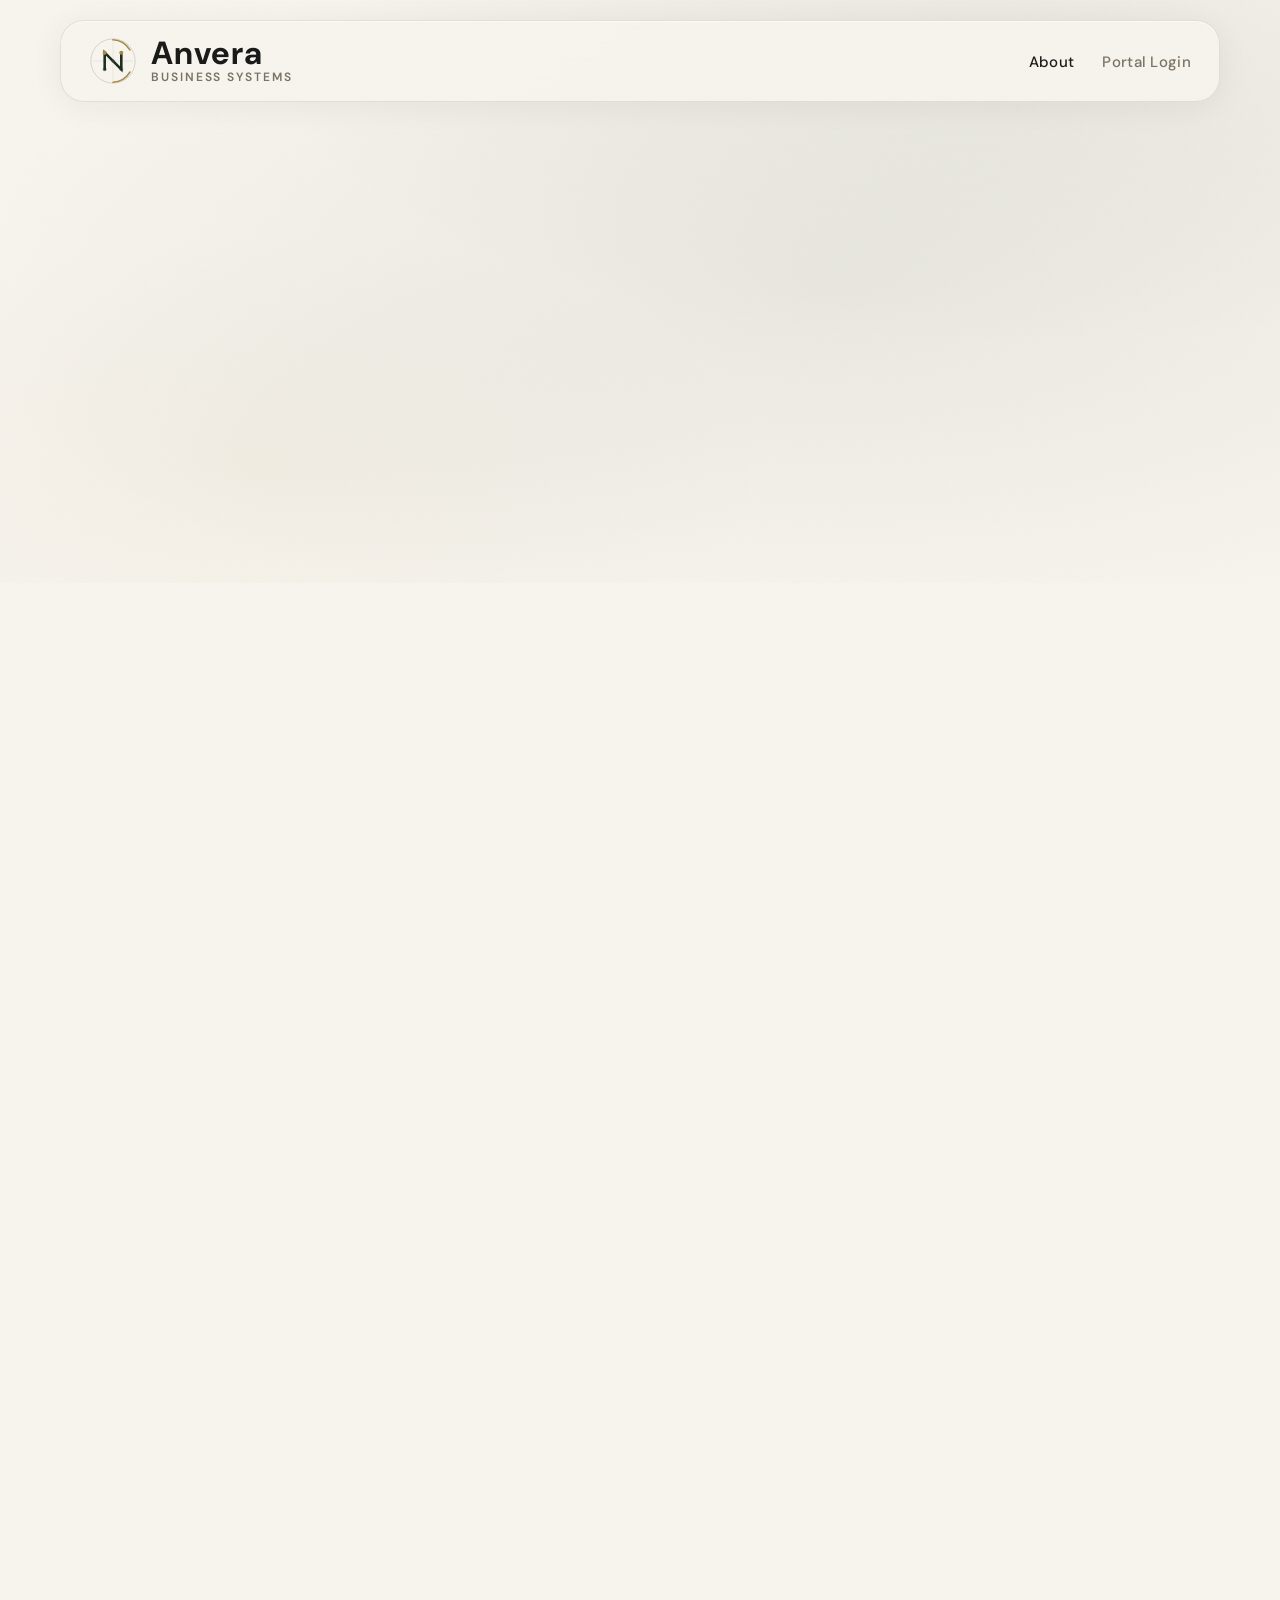
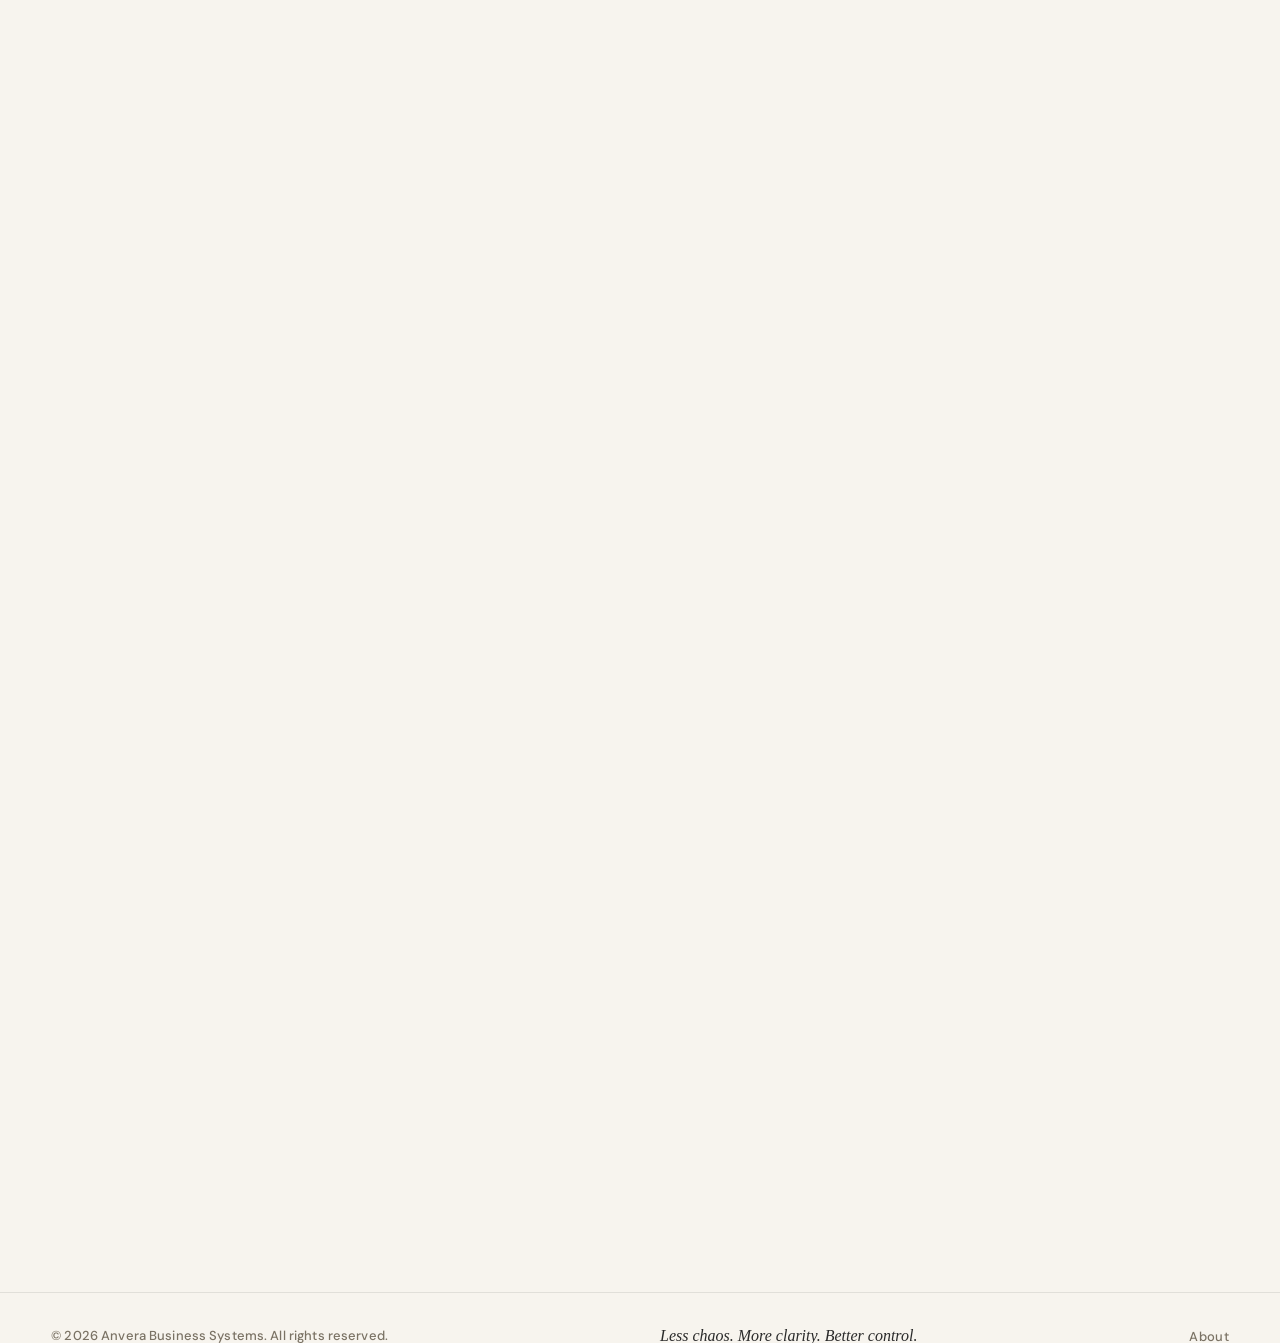
<file: index.html>
<!DOCTYPE html>
<html lang="en">
<head>
  <meta charset="UTF-8">
  <meta name="viewport" content="width=device-width, initial-scale=1.0">
  <meta http-equiv="refresh" content="0; url=about.html">
  <title>Anvera Business Systems — About</title>
  <link rel="canonical" href="about.html">
</head>
<body>
  <p><a href="about.html">Open the Anvera About page</a></p>
</body>
</html>
</file>
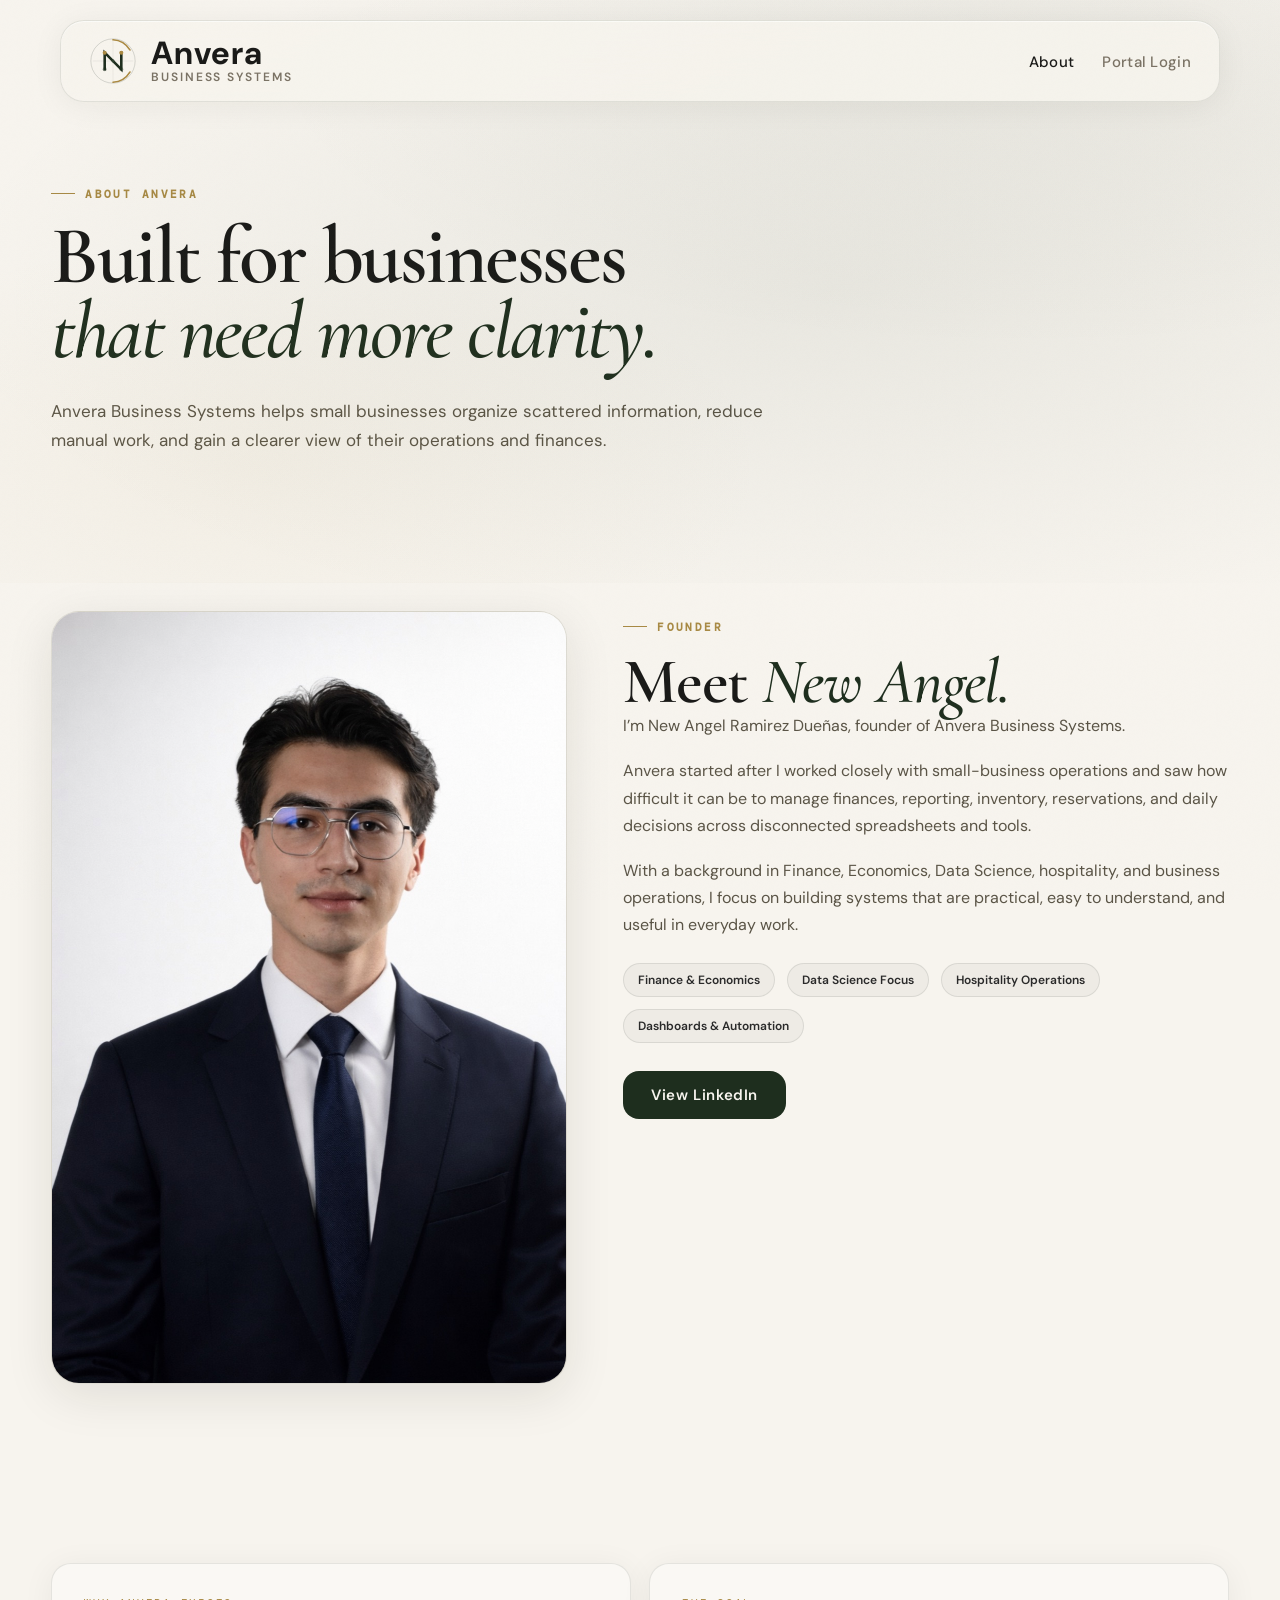
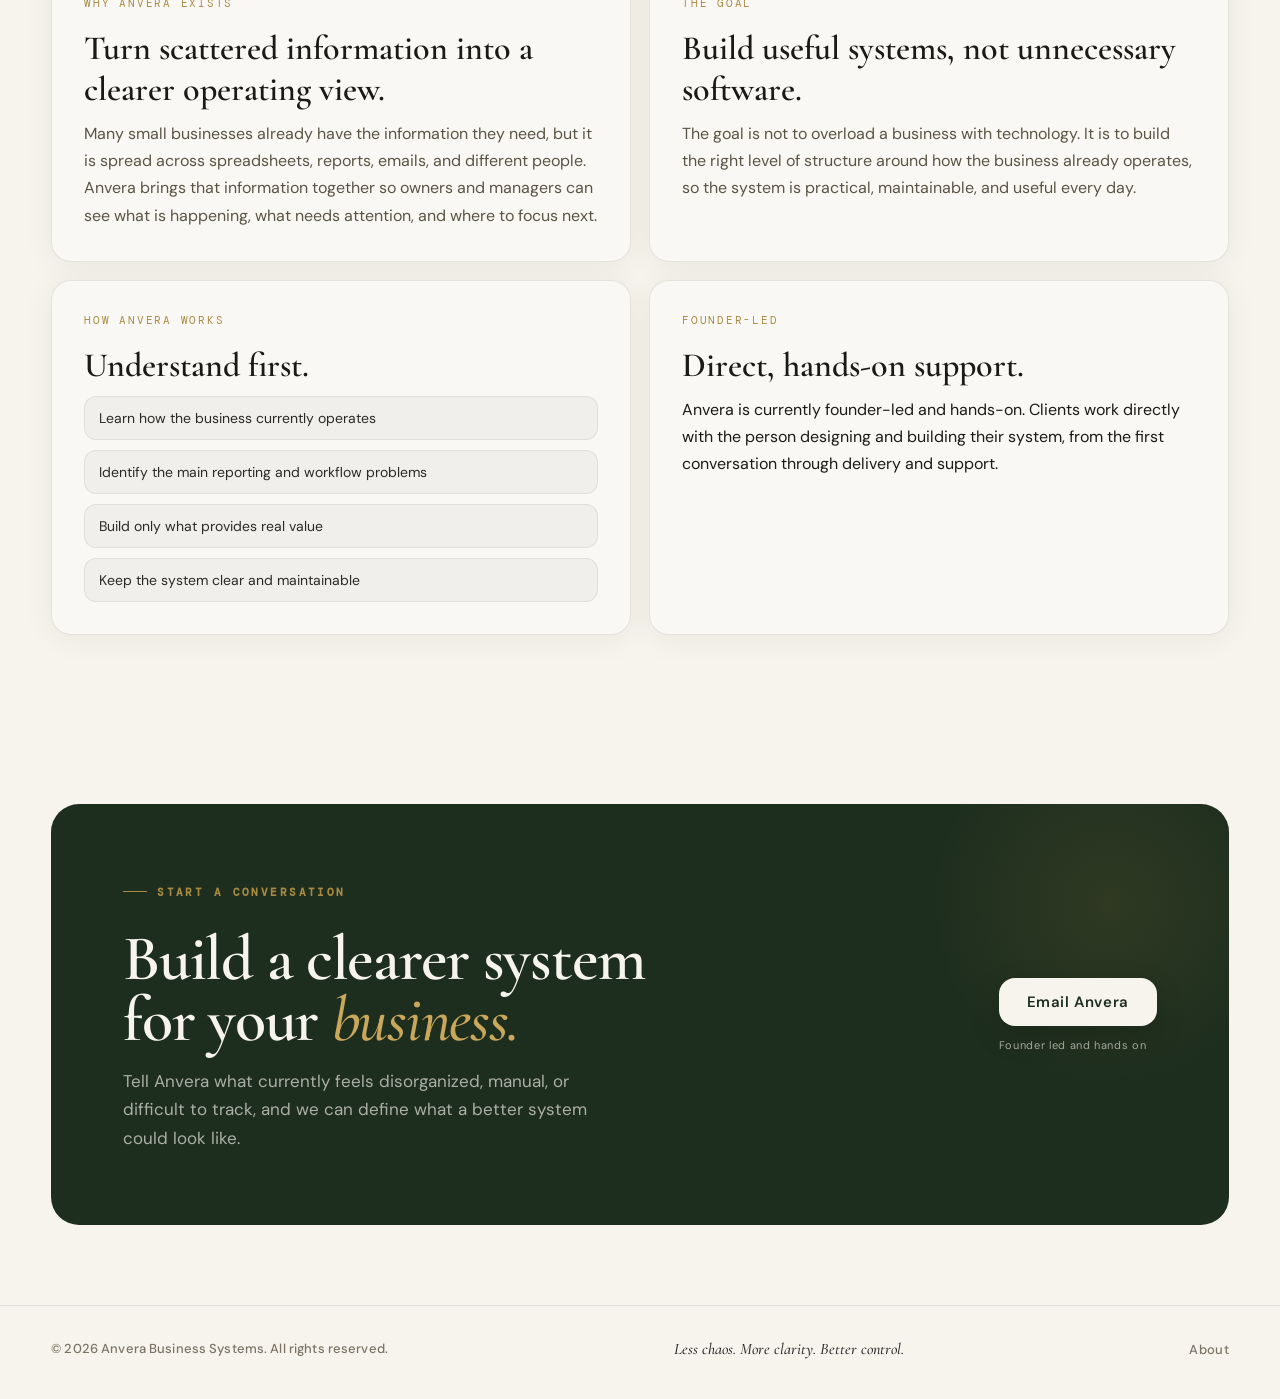
<file: about.html>
<!DOCTYPE html>
<html lang="en">
<head>
  <meta charset="UTF-8" />
  <meta name="viewport" content="width=device-width, initial-scale=1.0" />
  <meta name="theme-color" content="#f7f4ee" />
  <title>Anvera Business Systems — About</title>
  <link rel="icon" href="favicon.svg" type="image/svg+xml">
  <link rel="preconnect" href="https://fonts.googleapis.com">
  <link rel="preconnect" href="https://fonts.gstatic.com" crossorigin>
  <link href="https://fonts.googleapis.com/css2?family=Cormorant+Garamond:ital,wght@0,400;0,500;0,600;1,400;1,500;1,600&amp;family=DM+Sans:wght@400;500;600;700&amp;family=DM+Mono:wght@400;500&amp;display=swap" rel="stylesheet">
  <link rel="stylesheet" href="style.css">
</head>
<body>
<a class="skip-link" href="#main-content">Skip to main content</a>
<header>
  <div class="nav-inner">
    <a href="about.html" class="brand" aria-label="Anvera Business Systems about page">
      <div class="brand-mark">
        <svg viewBox="0 0 52 52" fill="none" xmlns="http://www.w3.org/2000/svg" aria-hidden="true">
          <circle cx="26" cy="26" r="24" stroke="rgba(30,46,30,0.18)" stroke-width="1"/>
          <line x1="26" y1="4" x2="26" y2="48" stroke="rgba(30,46,30,0.12)" stroke-width="0.6"/>
          <line x1="4" y1="26" x2="48" y2="26" stroke="rgba(30,46,30,0.12)" stroke-width="0.6"/>
          <path d="M26 3 A23 23 0 0 1 44.3 14" stroke="#ab8a42" stroke-width="1.8" stroke-linecap="round"/>
          <path d="M44.3 38 A23 23 0 0 1 26 49" stroke="#ab8a42" stroke-width="1.8" stroke-linecap="round"/>
          <path d="M17 35 L17 17 L35 35 L35 17" stroke="#1e2e1e" stroke-width="2.8" stroke-linecap="square" stroke-linejoin="miter"/>
          <circle cx="17" cy="17" r="2.2" fill="#ab8a42"/>
          <circle cx="35" cy="17" r="2.2" fill="#ab8a42"/>
          <circle cx="17" cy="35" r="2.2" fill="rgba(30,46,30,0.35)"/>
          <circle cx="35" cy="35" r="2.2" fill="rgba(30,46,30,0.35)"/>
          <circle cx="26" cy="26" r="1.5" fill="#2c3f2c"/>
        </svg>
      </div>
      <div class="brand-wordmark">
        <span class="brand-name">Anvera</span>
        <span class="brand-tagline">Business Systems</span>
      </div>
    </a>
    <nav class="nav-menu" aria-label="Primary navigation">
      <ul class="nav-links">
        <li><a href="about.html" class="active">About</a></li>
      </ul>
    </nav>
  </div>
</header>

<main id="main-content">
  <section class="page-hero">
    <div class="hero-bg"></div>
    <div class="container">
      <div class="section-label reveal">
        <div class="section-label-line"></div>
        <span>About Anvera</span>
      </div>
      <h1 class="reveal reveal-delay-1">Built for businesses<br><em>that need more clarity.</em></h1>
      <p class="hero-desc reveal reveal-delay-2" style="max-width:760px;">
        Anvera Business Systems helps small businesses organize scattered information, reduce manual work, and gain a clearer view of their operations and finances.
      </p>
    </div>
  </section>

  <section class="about-founder-section">
    <div class="container founder-grid founder-grid-tight">
      <div class="founder-visual-stack reveal">
        <div class="founder-main-image-card">
          <img src="Linkedin_PP.jpg" alt="Founder portrait of New Angel Ramirez Dueñas" width="999" height="1500" loading="lazy" decoding="async">
        </div>
      </div>
      <div class="founder-copy reveal reveal-delay-1">
        <div class="section-label">
          <div class="section-label-line"></div>
          <span>Founder</span>
        </div>
        <h2>Meet <em>New Angel.</em></h2>
        <p>I’m New Angel Ramirez Dueñas, founder of Anvera Business Systems.</p>
        <p>Anvera started after I worked closely with small-business operations and saw how difficult it can be to manage finances, reporting, inventory, reservations, and daily decisions across disconnected spreadsheets and tools.</p>
        <p>With a background in Finance, Economics, Data Science, hospitality, and business operations, I focus on building systems that are practical, easy to understand, and useful in everyday work.</p>
        <div class="founder-stats">
          <span class="stat-pill">Finance &amp; Economics</span>
          <span class="stat-pill">Data Science Focus</span>
          <span class="stat-pill">Hospitality Operations</span>
          <span class="stat-pill">Dashboards &amp; Automation</span>
        </div>
        <a class="linkedin-btn" href="https://www.linkedin.com/in/new-angel/" target="_blank" rel="noopener noreferrer">View LinkedIn</a>
      </div>
    </div>
  </section>

  <section class="about-story-section">
    <div class="container">
      <div class="story-grid reveal">
        <article class="story-card">
          <div class="eyebrow-mini">Why Anvera exists</div>
          <h3>Turn scattered information into a clearer operating view.</h3>
          <p>Many small businesses already have the information they need, but it is spread across spreadsheets, reports, emails, and different people. Anvera brings that information together so owners and managers can see what is happening, what needs attention, and where to focus next.</p>
        </article>
        <article class="story-card">
          <div class="eyebrow-mini">The goal</div>
          <h3>Build useful systems, not unnecessary software.</h3>
          <p>The goal is not to overload a business with technology. It is to build the right level of structure around how the business already operates, so the system is practical, maintainable, and useful every day.</p>
        </article>
      </div>
      <div class="value-grid reveal reveal-delay-1">
        <article class="value-card">
          <div class="eyebrow-mini">How Anvera works</div>
          <h3>Understand first.</h3>
          <ul>
            <li>Learn how the business currently operates</li>
            <li>Identify the main reporting and workflow problems</li>
            <li>Build only what provides real value</li>
            <li>Keep the system clear and maintainable</li>
          </ul>
        </article>
        <article class="value-card">
          <div class="eyebrow-mini">Founder-led</div>
          <h3>Direct, hands-on support.</h3>
          <p>Anvera is currently founder-led and hands-on. Clients work directly with the person designing and building their system, from the first conversation through delivery and support.</p>
        </article>
      </div>
    </div>
  </section>

  <section class="cta-section">
    <div class="container">
      <div class="cta-inner reveal">
        <div class="cta-text">
          <div class="section-label">
            <div class="section-label-line"></div>
            <span>Start a conversation</span>
          </div>
          <h2>Build a clearer system<br>for your <em>business.</em></h2>
          <p>Tell Anvera what currently feels disorganized, manual, or difficult to track, and we can define what a better system could look like.</p>
        </div>
        <div class="cta-action">
          <a href="mailto:anverasistems@gmail.com?subject=Inquiry%20for%20Anvera%20Systems" class="btn-cta">Email Anvera</a>
          <span class="cta-note">Founder led and hands on</span>
        </div>
      </div>
    </div>
  </section>
</main>

<footer>
  <div class="container footer-inner">
    <div class="footer-copy">© 2026 Anvera Business Systems. All rights reserved.</div>
    <div class="footer-tagline">Less chaos. More clarity. Better control.</div>
    <ul class="footer-links">
      <li><a href="about.html">About</a></li>
    </ul>
  </div>
</footer>
<script src="script.js"></script>
</body>
</html>
</file>
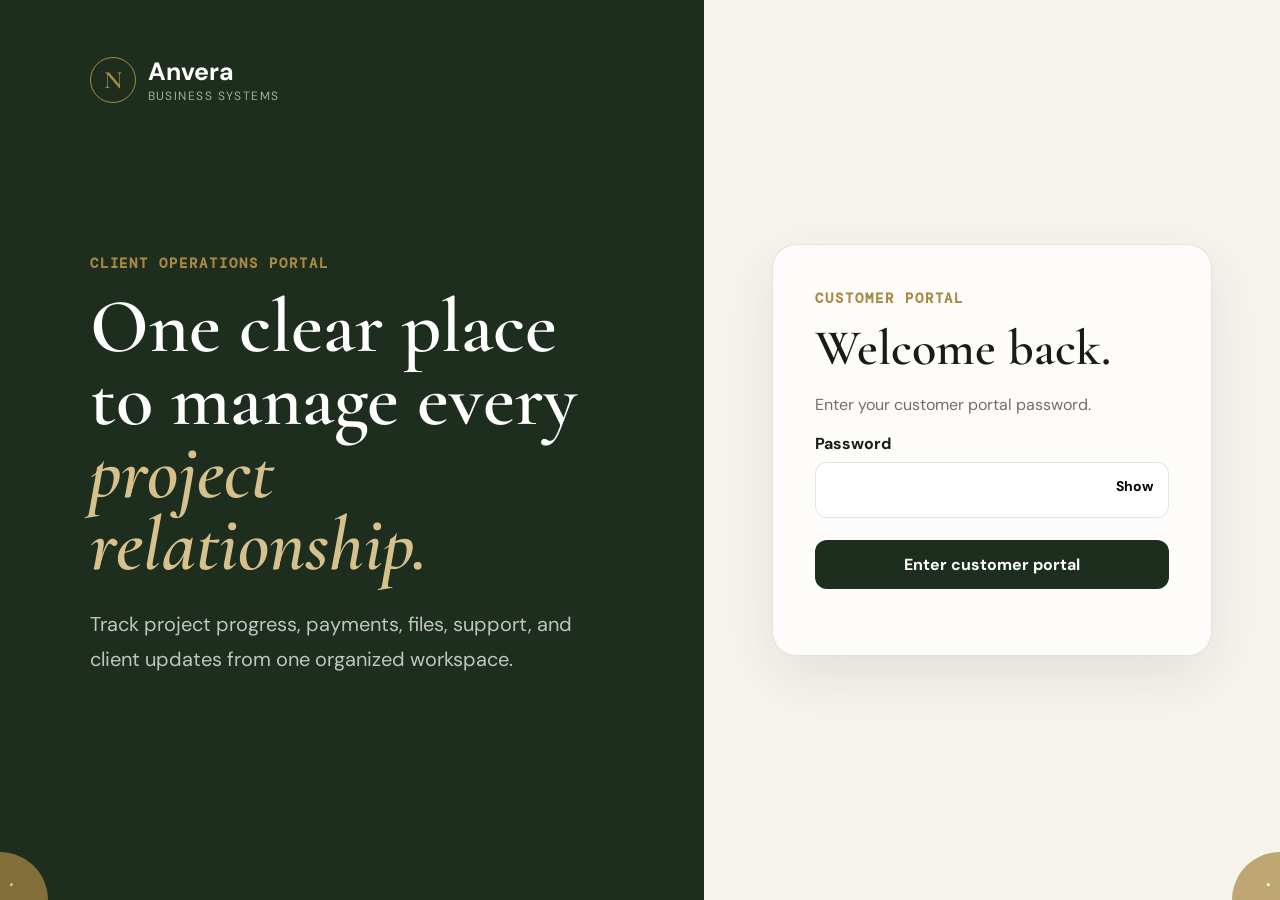
<file: portal-large.html>
<!DOCTYPE html>
<html lang="en">
<head>
  <meta charset="UTF-8">
  <meta name="viewport" content="width=device-width, initial-scale=1.0">
  <title>Anvera Business Systems — Portal</title>
  <style>html,body{margin:0;min-height:100%;background:#f7f4ee}body{font-family:Arial,sans-serif}.loading{min-height:100vh;display:grid;place-items:center;color:#1e2e1e;font-size:20px}</style>
</head>
<body>
  <div class="loading">Loading portal…</div>
  <script>
    const largerPortalType = `
      <style id="larger-portal-type">
        .eye{font-size:14px!important}.brand small,.sideBrand small{font-size:12px!important}.hero p{font-size:20px!important;line-height:1.75!important}.preview span{font-size:14px!important}.intro{font-size:17px!important;line-height:1.55!important}.loginCard label{font-size:16px!important}.loginCard input,.loginCard select{font-size:17px!important;padding:16px!important}.pass button{font-size:14px!important}.enter,.action{font-size:16px!important;padding:14px 19px!important}.error,.back{font-size:14px!important}.note{font-size:14px!important}.nav button{font-size:16px!important;padding:14px!important}.user strong{font-size:15px!important}.user small{font-size:12px!important}.logout{font-size:14px!important}.top h2{font-size:35px!important}.head h3,.welcome h3,.clientHero h3{font-size:44px!important}.head p,.welcome p,.clientHero p{font-size:16px!important;line-height:1.55!important}.chip,.status{font-size:13px!important;padding:7px 12px!important}.alert strong{font-size:16px!important}.alert p{font-size:14px!important}.card>span{font-size:14px!important}.card>strong{font-size:38px!important}.card small{font-size:13px!important}.panel h3{font-size:32px!important}.list strong,.pay strong{font-size:15px!important}.list small,.pay small{font-size:13px!important}.money{font-size:22px!important}.project h4,.client h4{font-size:30px!important}.project p,.client p{font-size:14px!important;line-height:1.7!important}.stages span{font-size:11px!important}.meta small{font-size:12px!important}.meta strong{font-size:15px!important}.tableWrap th{font-size:12px!important}.tableWrap td{font-size:14px!important;padding:16px!important}.tableWrap td small{font-size:12px!important}.stageMarks span{font-size:14px!important}.stageMarks small{font-size:12px!important}.update{font-size:15px!important;line-height:1.8!important}.timeline h4{font-size:30px!important}.timeline p{font-size:13px!important}.timeline>div>strong{font-size:26px!important}.file strong{font-size:14px!important}.file small{font-size:12px!important}.file button{font-size:13px!important}.support label{font-size:15px!important}.support textarea,.support select{font-size:16px!important}.tickets strong{font-size:15px!important}.tickets p{font-size:14px!important}.tickets small{font-size:12px!important}.empty-state{background:rgba(255,255,255,.72);border:1px dashed rgba(30,46,30,.18);border-radius:16px;padding:38px;text-align:center;color:#756f63}.empty-state strong{display:block;color:#1a1a18;font:600 28px 'Cormorant Garamond';margin-bottom:8px}@media(max-width:1000px){.content{padding-left:24px!important;padding-right:24px!important}}@media(max-width:720px){.top h2{font-size:28px!important}.head h3,.welcome h3,.clientHero h3{font-size:38px!important}.panel h3{font-size:29px!important}.nav button{font-size:17px!important}.tableWrap td{font-size:13px!important}.stageMarks span{font-size:13px!important}}
      </style>`;

    Promise.all([
      fetch('portal.html?v=8', {cache:'no-store'}).then(r => { if(!r.ok) throw new Error('portal'); return r.text(); }),
      fetch('portal-clean.js?v=8', {cache:'no-store'}).then(r => { if(!r.ok) throw new Error('clean'); return r.text(); }),
      fetch('portal-enhance.js?v=8', {cache:'no-store'}).then(r => { if(!r.ok) throw new Error('enhance'); return r.text(); })
    ]).then(([html, cleanScript, enhanceScript]) => {
      html = html.replace('</head>', largerPortalType + '</head>');
      const scripts = '<script>' + cleanScript.replace(/<\/script>/gi,'<\\/script>') + '<\/script><script>' + enhanceScript.replace(/<\/script>/gi,'<\\/script>') + '<\/script>';
      html = html.replace('</body>', scripts + '</body>');
      document.open();
      document.write(html);
      document.close();
    }).catch(() => {
      document.body.innerHTML = '<div class="loading">The portal could not be loaded. Please refresh the page.</div>';
    });
  </script>
</body>
</html>
</file>
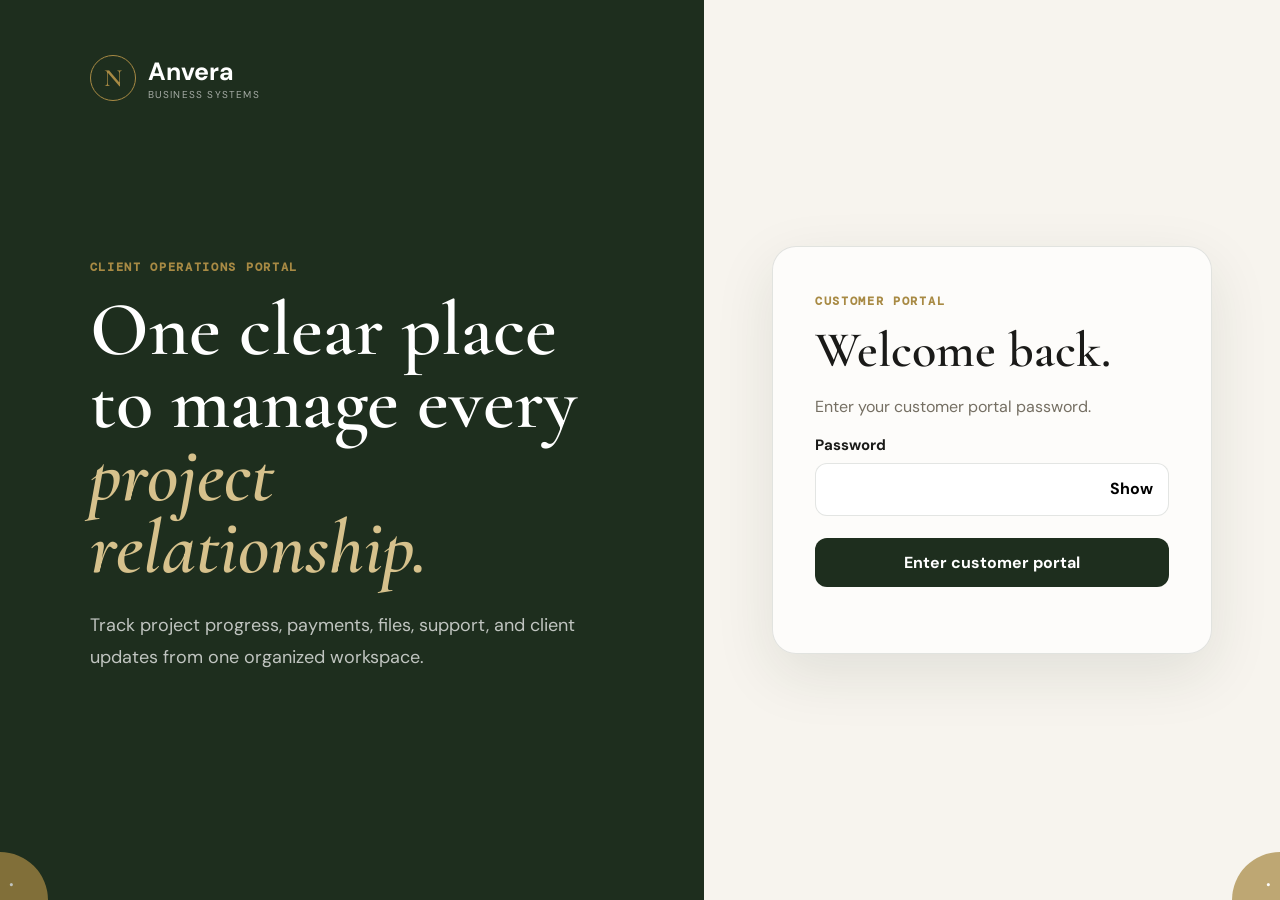
<file: portal.html>
<!DOCTYPE html>
<html lang="en">
<head>
<meta charset="UTF-8"><meta name="viewport" content="width=device-width,initial-scale=1">
<title>Anvera Business Systems — Portal</title>
<link rel="preconnect" href="https://fonts.googleapis.com"><link rel="preconnect" href="https://fonts.gstatic.com" crossorigin><link href="https://fonts.googleapis.com/css2?family=Cormorant+Garamond:wght@500;600&family=DM+Sans:wght@400;500;600;700&family=DM+Mono:wght@500&display=swap" rel="stylesheet">
<style>
:root{--c:#f7f4ee;--g:#1e2e1e;--gold:#a88a44;--i:#1a1a18;--m:#756f63;--l:rgba(30,46,30,.12)}*{box-sizing:border-box}html,body{margin:0;min-height:100%;font-family:'DM Sans',sans-serif;background:var(--c);color:var(--i)}button,input,select,textarea{font:inherit}.hide{display:none!important}.eye{font:600 12px 'DM Mono';letter-spacing:.14em;text-transform:uppercase;color:var(--gold)}.login{min-height:100vh;display:grid;grid-template-columns:1.1fr .9fr;position:relative}.brandSide{background:var(--g);color:#fff;padding:55px 7vw;display:flex;flex-direction:column;justify-content:space-between}.brand{display:flex;gap:12px;align-items:center}.logo{width:46px;height:46px;border:1px solid var(--gold);border-radius:50%;display:grid;place-items:center;font:600 25px 'Cormorant Garamond';color:var(--gold)}.brand strong{font-size:25px}.brand small{display:block;font-size:10px;opacity:.6;letter-spacing:.12em;text-transform:uppercase}.hero h1{font:600 clamp(50px,6vw,84px)/.95 'Cormorant Garamond';margin:18px 0 25px}.hero em{color:#d6c18c}.hero p{max-width:600px;color:rgba(255,255,255,.72);font-size:18px;line-height:1.75}.formSide{display:grid;place-items:center;padding:35px}.loginCard{width:min(440px,100%);background:rgba(255,255,255,.72);border:1px solid var(--l);border-radius:24px;padding:42px;box-shadow:0 20px 60px rgba(30,46,30,.1)}.loginCard h2{font:600 50px 'Cormorant Garamond';margin:10px 0 5px}.loginCard p{color:var(--m);font-size:16px}.loginCard label{display:block;font-weight:700;font-size:15px;margin:18px 0 8px}.loginCard input,.loginCard select{width:100%;padding:15px;border:1px solid var(--l);border-radius:12px;background:#fff}.pass{position:relative}.pass button{position:absolute;right:8px;top:7px;border:0;background:none;padding:8px;font-weight:700;cursor:pointer}.primary{border:0;background:var(--g);color:#fff;border-radius:12px;padding:14px 18px;font-weight:700;cursor:pointer}.enter{width:100%;margin-top:22px}.error{min-height:24px;color:#a84f43;font-size:13px;padding-top:8px}.admin-corner{position:fixed;right:0;bottom:0;width:48px;height:48px;border:0;background:var(--gold);border-radius:48px 0 0 0;cursor:pointer;z-index:45;opacity:.72;transition:.2s}.admin-corner:hover{opacity:1;width:54px;height:54px}.admin-corner span{position:absolute;right:9px;bottom:7px;color:#fff;font-size:13px}.corner-fake{position:fixed;left:0;bottom:0;width:48px;height:48px;background:var(--gold);border-radius:0 48px 0 0;z-index:44;opacity:.72;pointer-events:none}.corner-fake span{position:absolute;left:9px;bottom:7px;color:#fff;font-size:13px}.admin-gate{position:fixed;inset:0;background:rgba(15,24,15,.55);backdrop-filter:blur(5px);display:none;place-items:center;padding:20px;z-index:60}.admin-gate.on{display:grid}.admin-box{width:min(390px,100%);background:var(--c);border:1px solid var(--l);border-radius:20px;padding:27px;box-shadow:0 25px 70px rgba(0,0,0,.25);position:relative}.admin-box h3{font:600 37px 'Cormorant Garamond';margin:6px 0}.admin-box p{font-size:13px;color:var(--m);line-height:1.55}.admin-box label{display:block;font-size:13px;font-weight:700;margin:17px 0 7px}.admin-box input{width:100%;padding:14px;border:1px solid var(--l);border-radius:11px;background:#fff}.admin-box .primary{width:100%;margin-top:14px}.admin-close{position:absolute;right:14px;top:14px;width:36px;height:36px;border:1px solid var(--l);border-radius:9px;background:#fff;cursor:pointer;font-size:20px}.app{min-height:100vh;display:flex}.side{position:fixed;inset:0 auto 0 0;width:250px;background:var(--g);color:#fff;padding:28px 20px;display:flex;flex-direction:column;z-index:20}.side .brand{padding-bottom:24px;border-bottom:1px solid rgba(255,255,255,.1)}.nav{display:flex;flex-direction:column;gap:6px;margin-top:22px}.nav button{border:0;background:none;color:rgba(255,255,255,.64);padding:14px;border-radius:9px;text-align:left;cursor:pointer;font-size:16px}.nav button:hover,.nav button.on{background:rgba(255,255,255,.09);color:#fff}.sideFoot{margin-top:auto;border-top:1px solid rgba(255,255,255,.1);padding-top:17px}.user strong,.user small{display:block}.user strong{font-size:15px}.user small{font-size:12px;opacity:.55}.logout{border:0;background:none;color:rgba(255,255,255,.6);margin-top:14px;padding:0;cursor:pointer}.main{margin-left:250px;width:calc(100% - 250px)}.top{height:96px;border-bottom:1px solid var(--l);display:flex;align-items:center;justify-content:space-between;padding:0 34px;position:sticky;top:0;background:rgba(247,244,238,.95);backdrop-filter:blur(14px);z-index:10}.top h2{font:600 35px 'Cormorant Garamond';margin:3px 0}.content{padding:34px;max-width:1500px;margin:auto}.section{display:none}.section.on{display:block}.head{display:flex;justify-content:space-between;align-items:flex-start;margin-bottom:22px}.head h3{font:600 44px 'Cormorant Garamond';margin:4px 0}.head p{font-size:16px;color:var(--m)}.metrics{display:grid;grid-template-columns:repeat(4,1fr);gap:14px}.card,.panel{background:rgba(255,255,255,.75);border:1px solid var(--l);border-radius:16px}.card{padding:20px}.card span{font-size:14px;color:var(--m)}.card strong{display:block;font:600 38px 'Cormorant Garamond';margin:8px 0}.card small{font-size:13px;color:var(--m)}.grid{display:grid;grid-template-columns:1fr 1fr;gap:17px;margin-top:17px}.panel{padding:22px}.panel h3{font:600 32px 'Cormorant Garamond';margin:5px 0 14px}.empty{padding:38px;text-align:center;border:1px dashed rgba(30,46,30,.18);border-radius:14px;color:var(--m)}.empty strong{display:block;color:var(--i);font:600 28px 'Cormorant Garamond';margin-bottom:7px}.menu{display:none}.status{display:inline-flex;padding:7px 12px;border-radius:20px;background:#f4ead0;color:#795f1d;font-size:13px;font-weight:700}@media(max-width:900px){.login{grid-template-columns:1fr}.brandSide{display:none}.side{transform:translateX(-100%);transition:.25s}.side.open{transform:none}.main{margin-left:0;width:100%}.menu{display:block}.metrics{grid-template-columns:repeat(2,1fr)}.grid{grid-template-columns:1fr}.content{padding:24px 16px}.head{display:block}.head .primary{margin-top:12px}.admin-corner,.corner-fake{width:42px;height:42px}}
</style>
</head>
<body>
<section id="login" class="login"><div class="brandSide"><div class="brand"><span class="logo">N</span><span><strong>Anvera</strong><small>Business Systems</small></span></div><div class="hero"><span class="eye">Client operations portal</span><h1>One clear place to manage every <em>project relationship.</em></h1><p>Track project progress, payments, files, support, and client updates from one organized workspace.</p></div><div></div></div><div class="formSide"><form id="loginForm" class="loginCard"><span class="eye">Customer portal</span><h2>Welcome back.</h2><p>Enter your customer portal password.</p><label>Password</label><div class="pass"><input id="password" type="password" autocomplete="current-password"><button id="show" type="button">Show</button></div><button class="primary enter" type="submit">Enter customer portal</button><div id="error" class="error"></div></form></div><div class="corner-fake" aria-hidden="true"><span>•</span></div><button id="adminCorner" class="admin-corner" type="button" aria-label="Administrator access"><span>•</span></button></section>
<div id="adminGate" class="admin-gate" aria-hidden="true"><form id="adminForm" class="admin-box"><button id="adminClose" class="admin-close" type="button" aria-label="Close">×</button><span class="eye">Restricted access</span><h3>Administrator</h3><p>Enter the administrator password to open the Anvera workspace.</p><label>Password</label><input id="adminPassword" type="password" autocomplete="current-password"><button class="primary" type="submit">Enter admin portal</button><div id="adminError" class="error"></div></form></div>
<section id="app" class="app hide"><aside id="side" class="side"><div class="brand"><span class="logo">N</span><span><strong>Anvera</strong><small>Business Systems</small></span></div><nav id="adminNav" class="nav"><button data-page="overview" class="on">Overview</button><button data-page="inquiries">Inquiries</button><button data-page="projects">Projects</button><button data-page="finances">Payments</button><button data-page="workflow">Workflow</button><button data-page="support">Support</button><button data-page="files">Files</button></nav><nav id="clientNav" class="nav hide"><button data-page="clientHome" class="on">My project</button><button data-page="clientTimeline">Timeline</button><button data-page="clientPayments">Payments</button><button data-page="clientHelp">Request help</button></nav><div class="sideFoot"><div class="user"><strong id="userName">Portal User</strong><small id="userRole">Account</small></div><button id="logout" class="logout">Log out</button></div></aside><main class="main"><header class="top"><button id="menu" class="menu">☰</button><div><span id="topEye" class="eye">Admin workspace</span><h2 id="topTitle">Business overview</h2></div><button id="topAction" class="primary">+ New inquiry</button></header><div class="content">
<section id="overview" class="section on"><div class="head"><div><span class="eye">Admin workspace</span><h3>Business overview</h3><p>A clean operational summary of Anvera activity.</p></div></div></section>
<section id="inquiries" class="section"></section><section id="projects" class="section"></section><section id="finances" class="section"></section><section id="workflow" class="section"></section><section id="support" class="section"></section><section id="files" class="section"></section>
<section id="clientHome" class="section"><div class="head"><div><span class="eye">Client portal</span><h3>My project</h3><p>Your current project status and latest update.</p></div><span class="status">Not started</span></div><div class="empty"><strong>No project assigned</strong><span>Your project will appear here once connected.</span></div></section>
<section id="clientTimeline" class="section"><div class="head"><div><span class="eye">Project plan</span><h3>Timeline</h3><p>Research, planning, creating, and implementing.</p></div></div><div class="empty"><strong>No timeline yet</strong><span>Your project timeline will appear here.</span></div></section>
<section id="clientPayments" class="section"><div class="head"><div><span class="eye">Billing</span><h3>Payments</h3><p>Your payment schedule and account balance.</p></div></div><div class="empty"><strong>No payment schedule</strong><span>Your invoices will appear here.</span></div></section>
<section id="clientHelp" class="section"><div class="head"><div><span class="eye">Assistance</span><h3>Request help</h3><p>Submit a support request or project update.</p></div></div><div class="panel"><textarea style="width:100%;min-height:160px;margin-bottom:12px;padding:14px;border:1px solid var(--l);border-radius:12px"></textarea><button class="primary">Submit request</button></div></section>
</div></main></section>
<script>
(()=>{'use strict';const pw='happypride',login=document.getElementById('login'),app=document.getElementById('app'),form=document.getElementById('loginForm'),password=document.getElementById('password'),error=document.getElementById('error'),side=document.getElementById('side'),adminNav=document.getElementById('adminNav'),clientNav=document.getElementById('clientNav'),adminGate=document.getElementById('adminGate'),adminForm=document.getElementById('adminForm'),adminPassword=document.getElementById('adminPassword'),adminError=document.getElementById('adminError');const titles={overview:['Admin workspace','Business overview'],inquiries:['Lead management','Inquiries'],projects:['Delivery','Projects'],finances:['Financial tracking','Payments'],workflow:['Supporting workflow','Workflow'],support:['Client assistance','Support'],files:['Documents','Files'],clientHome:['Client portal','My project'],clientTimeline:['Project plan','Timeline'],clientPayments:['Billing','Payments'],clientHelp:['Assistance','Request help']};function page(id){document.querySelectorAll('.section').forEach(x=>x.classList.toggle('on',x.id===id));document.querySelectorAll('.nav button').forEach(x=>x.classList.toggle('on',x.dataset.page===id));const t=titles[id]||['Portal','Overview'];document.getElementById('topEye').textContent=t[0];document.getElementById('topTitle').textContent=t[1];side.classList.remove('open');window.scrollTo({top:0,behavior:'smooth'})}function openPortal(r){login.classList.add('hide');adminGate.classList.remove('on');adminGate.setAttribute('aria-hidden','true');app.classList.remove('hide');const c=r==='client';adminNav.classList.toggle('hide',c);clientNav.classList.toggle('hide',!c);document.getElementById('userName').textContent=c?'Client User':'New Angel';document.getElementById('userRole').textContent=c?'Client account':'Administrator';document.getElementById('topAction').textContent=c?'Request assistance':'+ New inquiry';page(c?'clientHome':'overview');sessionStorage.setItem('anveraRole',r)}form.addEventListener('submit',e=>{e.preventDefault();if(password.value!==pw){error.textContent='Incorrect password. Try again.';password.focus();return}error.textContent='';openPortal('client')});document.getElementById('show').addEventListener('click',()=>{const v=password.type==='text';password.type=v?'password':'text';document.getElementById('show').textContent=v?'Show':'Hide'});document.getElementById('adminCorner').addEventListener('click',()=>{adminGate.classList.add('on');adminGate.setAttribute('aria-hidden','false');adminPassword.focus()});document.getElementById('adminClose').addEventListener('click',()=>{adminGate.classList.remove('on');adminGate.setAttribute('aria-hidden','true');adminPassword.value='';adminError.textContent=''});adminGate.addEventListener('click',e=>{if(e.target===adminGate)document.getElementById('adminClose').click()});adminForm.addEventListener('submit',e=>{e.preventDefault();if(adminPassword.value!==pw){adminError.textContent='Incorrect administrator password.';adminPassword.focus();return}adminError.textContent='';openPortal('admin')});document.querySelectorAll('.nav button').forEach(b=>b.addEventListener('click',()=>page(b.dataset.page)));document.getElementById('menu').addEventListener('click',()=>side.classList.toggle('open'));document.getElementById('logout').addEventListener('click',()=>{sessionStorage.removeItem('anveraRole');app.classList.add('hide');login.classList.remove('hide');password.value='';adminPassword.value=''});document.getElementById('topAction').addEventListener('click',()=>page(clientNav.classList.contains('hide')?'inquiries':'clientHelp'));const saved=sessionStorage.getItem('anveraRole');if(saved==='admin'||saved==='client')openPortal(saved)})();
</script>
<script src="portal-features.js?v=2" defer></script>
<script src="portal-management.js?v=1" defer></script>
</body></html>
</file>
<file: style.css>
:root {
  --cream: #f7f4ee;
  --cream-2: #ede9e0;
  --forest: #1e2e1e;
  --forest-mid: #2c3f2c;
  --forest-light: #3d5c3a;
  --gold: #a88a44;
  --gold-light: #c9a85c;
  --gold-pale: #e8d9b4;
  --charcoal: #2a2a2a;
  --ink: #1a1a18;
  --muted: #7a7264;
  --muted-light: #9e9688;
  --border: rgba(30,46,30,0.1);
  --border-gold: rgba(168,138,68,0.2);
  --glass: rgba(247,244,238,0.9);
  --shadow-soft: 0 4px 32px rgba(26,26,24,0.06);
  --shadow-med: 0 12px 48px rgba(26,26,24,0.1);
  --shadow-strong: 0 24px 80px rgba(26,26,24,0.14);
}

*, *::before, *::after { box-sizing: border-box; margin: 0; padding: 0; }
html { scroll-behavior: smooth; }

body {
  font-family: 'DM Sans', sans-serif;
  background-color: var(--cream);
  color: var(--ink);
  overflow-x: hidden;
  -webkit-font-smoothing: antialiased;
}

body::before {
  content: '';
  position: fixed;
  inset: 0;
  background-image: url("data:image/svg+xml,%3Csvg viewBox='0 0 512 512' xmlns='http://www.w3.org/2000/svg'%3E%3Cfilter id='n'%3E%3CfeTurbulence type='fractalNoise' baseFrequency='0.75' numOctaves='4' stitchTiles='stitch'/%3E%3C/filter%3E%3Crect width='512' height='512' filter='url(%23n)' opacity='0.03'/%3E%3C/svg%3E");
  background-size: 200px;
  pointer-events: none;
  z-index: 1000;
  opacity: 0.4;
}

.container {
  width: min(1200px, calc(100% - 56px));
  margin: 0 auto;
}

header {
  position: fixed;
  top: 0;
  left: 0;
  right: 0;
  z-index: 100;
}

.nav-inner {
  margin: 20px auto;
  width: min(1160px, calc(100% - 56px));
  display: flex;
  align-items: center;
  justify-content: space-between;
  padding: 0 28px;
  height: 82px;
  background: var(--glass);
  backdrop-filter: blur(16px) saturate(1.4);
  border: 1px solid var(--border);
  border-radius: 24px;
  box-shadow: var(--shadow-soft), inset 0 1px 0 rgba(255,255,255,0.6);
  position: relative;
}

.brand {
  display: flex;
  align-items: center;
  gap: 14px;
  text-decoration: none;
  color: inherit;
}

.brand-mark {
  width: 48px;
  height: 48px;
  position: relative;
}

.brand-mark svg {
  width: 100%;
  height: 100%;
}

.brand-wordmark {
  display: flex;
  flex-direction: column;
  gap: 2px;
}

.brand-name {
  font-size: 32px;
  font-weight: 700;
  letter-spacing: 0.03em;
  color: var(--ink);
  line-height: 1;
}

.brand-tagline {
  font-size: 12px;
  font-weight: 600;
  letter-spacing: 0.16em;
  text-transform: uppercase;
  color: var(--muted);
  line-height: 1.1;
}

.placeholder-page .hero-desc {
  max-width: 700px;
}

.placeholder-status {
  display: inline-flex;
  align-items: center;
  min-height: 44px;
  margin-top: 4px;
  padding: 12px 16px;
  border: 1px solid var(--border-gold);
  border-radius: 12px;
  background: rgba(168,138,68,0.08);
  color: #6a5b34;
  font-family: 'DM Mono', monospace;
  font-size: 11px;
  font-weight: 500;
  letter-spacing: 0.08em;
  text-transform: uppercase;
}

.nav-toggle {
  display: none;
  width: 46px;
  height: 46px;
  border: 1px solid var(--border);
  background: rgba(255,255,255,0.55);
  border-radius: 12px;
  align-items: center;
  justify-content: center;
  cursor: pointer;
}

.nav-toggle span,
.nav-toggle span::before,
.nav-toggle span::after {
  content: "";
  display: block;
  width: 18px;
  height: 2px;
  background: var(--ink);
  border-radius: 2px;
  position: relative;
  transition: 0.25s ease;
}

.nav-toggle span::before { position: absolute; top: -6px; }
.nav-toggle span::after { position: absolute; top: 6px; }

.nav-menu {
  display: flex;
  align-items: center;
  gap: 24px;
}

.nav-links {
  display: flex;
  align-items: center;
  gap: 28px;
  list-style: none;
}

.nav-links a {
  font-size: 15px;
  font-weight: 500;
  letter-spacing: 0.02em;
  color: var(--muted);
  text-decoration: none;
  transition: color 0.2s;
}

.nav-links a:hover,
.nav-links a.active {
  color: var(--ink);
}

main {
  min-height: 100vh;
}

section {
  padding: 96px 0;
}

.hero-home {
  min-height: 100vh;
  display: flex;
  align-items: center;
  padding: 150px 0 80px;
  position: relative;
  overflow: hidden;
}

.page-hero {
  min-height: 64vh;
  display: flex;
  align-items: center;
  padding: 150px 0 80px;
  position: relative;
  overflow: hidden;
}

.hero-bg {
  position: absolute;
  inset: 0;
  background:
    radial-gradient(ellipse 70% 60% at 65% 50%, rgba(44,63,44,0.07), transparent),
    radial-gradient(ellipse 40% 40% at 20% 80%, rgba(168,138,68,0.06), transparent),
    radial-gradient(ellipse 60% 50% at 80% 10%, rgba(30,46,30,0.05), transparent);
  pointer-events: none;
}

.hero-grid,
.founder-grid,
.contact-grid {
  display: grid;
  gap: 56px;
  align-items
: center;
}

.hero-grid {
  grid-template-columns: 1.03fr 0.97fr;
  position: relative;
  z-index: 1;
}

.founder-grid {
  grid-template-columns: 0.92fr 1.08fr;
  align-items: start;
}

.contact-grid {
  grid-template-columns: 1fr 1fr;
  align-items: start;
}

.hero-eyebrow,
.section-label {
  display: inline-flex;
  align-items: center;
  gap: 10px;
  margin-bottom: 18px;
}

.hero-eyebrow-line,
.section-label-line {
  height: 1px;
  background: var(--gold);
}

.hero-eyebrow-line { width: 34px; }
.section-label-line { width: 24px; }

.hero-eyebrow span,
.section-label span,
.eyebrow-mini,
.sol-number,
.step-num {
  font-family: 'DM Mono', monospace;
  text-transform: uppercase;
  color: var(--gold);
}

.hero-eyebrow span {
  font-size: 12px;
  font-weight: 500;
  letter-spacing: 0.18em;
}

.section-label span {
  font-size: 11px;
  font-weight: 700;
  letter-spacing: 0.22em;
}

.eyebrow-mini,
.sol-number,
.step-num {
  font-size: 11px;
  letter-spacing: 0.16em;
  margin-bottom: 18px;
}

h1, h2, h3, h4 {
  font-family: 'Cormorant Garamond', serif;
}

h1 {
  font-size: clamp(58px, 6.4vw, 96px);
  font-weight: 600;
  line-height: 0.92;
  letter-spacing: -0.03em;
  color: var(--ink);
}

h2 {
  font-size: clamp(42px, 5vw, 68px);
  font-weight: 600;
  line-height: 0.95;
  letter-spacing: -0.02em;
  color: var(--ink);
}

h3 {
  font-size: 34px;
  font-weight: 600;
  color: var(--ink);
}

h4 {
  font-size: 26px;
  font-weight: 600;
  color: var(--ink);
}

h1 em, h2 em {
  font-style: italic;
  font-weight: 500;
  color: var(--forest);
}

p {
  line-height: 1.7;
}

.hero-desc,
.section-intro,
.founder-copy p,
.contact-card p,
.process-step p,
.story-card p,
.value-card li,
.solution-card-premium p {
  color: #5a5446;
}

.hero-desc {
  font-size: 17px;
  max-width: 520px;
  margin: 28px 0 40px;
}

.section-intro {
  font-size: 17px;
  max-width: 560px;
}

.hero-actions {
  display: flex;
  align-items: center;
  gap: 16px;
  flex-wrap: wrap;
}

.btn-primary,
.btn-secondary,
.btn-cta,
.linkedin-btn {
  display: inline-flex;
  align-items: center;
  justify-content: center;
  gap: 10px;
  text-decoration: none;
  transition: all 0.2s;
}

.btn-primary,
.btn-cta,
.linkedin-btn {
  padding: 14px 28px;
  background: var(--forest);
  color: var(--cream);
  border-radius: 16px;
  font-size: 15px;
  font-weight: 600;
  letter-spacing: 0.04em;
}

.btn-primary:hover,
.btn-cta:hover,
.linkedin-btn:hover {
  background: var(--forest-light);
  transform: translateY(-2px);
  box-shadow: 0 8px 24px rgba(30,46,30,0.2);
}

.btn-secondary {
  padding: 14px 24px;
  background: transparent;
  color: var(--ink);
  border: 1px solid var(--border);
  border-radius: 16px;
  font-size: 15px;
  font-weight: 600;
  letter-spacing: 0.04em;
}

.btn-secondary:hover {
  background: rgba(30,46,30,0.04);
  border-color: rgba(30,46,30,0.2);
  transform: translateY(-1px);
}

.hero-metrics {
  display: flex;
  gap: 32px;
  margin-top: 52px;
  padding-top: 40px;
  border-top: 1px solid var(--border);
}

.metric-num {
  font-family: 'Cormorant Garamond', serif;
  font-size: 46px;
  font-weight: 600;
  color: var(--ink);
  line-height: 1;
  letter-spacing: -0.02em;
}

.metric-num sup {
  font-size: 18px;
  vertical-align: super;
  color: var(--gold);
}

.metric-label {
  font-size: 12px;
  font-weight: 600;
  letter-spacing: 0.12em;
  text-transform: uppercase;
  color: var(--muted);
  margin-top: 8px;
}

.dashboard-shell {
  background: #efeae0;
  border: 1px solid rgba(30,46,30,0.12);
  border-radius: 26px;
  padding: 18px;
  box-shadow: var(--shadow-strong);
}

.dash-topbar {
  display: flex;
  align-items: center;
  gap: 9px;
  padding: 2px 4px 16px;
  border-bottom: 1px solid var(--border);
  margin-bottom: 16px;
}

.dash-dot {
  width: 12px;
  height: 12px;
  border-radius: 50%;
}

.dash-dot.red { background: #e57b71; }
.dash-dot.yellow { background: #f0b34d; }
.dash-dot.green { background: #81b97d; }

.dash-title {
  margin-left: 10px;
  font-family: 'DM Mono', monospace;
  font-size: 11px;
  letter-spacing: 0.14em;
  color: var(--muted-light);
}

.dash-grid {
  display: grid;
  grid-template-columns: 1.35fr 1fr;
  gap: 14px;
}

.dash-card {
  background: #faf8f4;
  border: 1px solid rgba(30,46,30,0.07);
  border-radius: 18px;
  padding: 18px;
  overflow: hidden;
}

.dash-card.large { min-height: 260px; }
.dash-card.side { min-height: 260px; }

.dash-label {
  font-family: 'DM Mono', monospace;
  font-size: 11px;
  letter-spacing: 0.14em;
  text-transform: uppercase;
  color: var(--muted);
  margin-bottom: 12px;
}

.dash-value {
  font-family: 'Cormorant Garamond', serif;
  font-size: 58px;
  font-weight: 600;
  line-height: 1;
  color: var(--ink);
}

.dash-sub {
  font-size: 14px;
  font-weight: 700;
  color: var(--forest-light);
  margin-top: 10px;
}

.sparkline {
  height: 88px;
  margin-top: 16px;
}

.sparkline svg,
.chart-wrap svg {
  width: 100%;
  height: 100%;
}

.chart-wrap {
  height: 158px;
  margin-top: 18px;
}

.mini-bars {
  height: 104px;
  display: flex;
  align-items: flex-end;
  gap: 10px;
  margin-top: 20px;
}

.mini-bars span {
  flex: 1;
  border-radius: 12px 12px 4px 4px;
  background: linear-gradient(180deg, #779271, #2d4930);
}

.mini-bars span.active {
  background: linear-gradient(180deg, #c9a85c, #ab8a42);
}

.stat-list {
  display: grid;
  gap: 14px;
  margin-top: 18px;
}

.stat-row {
  display: flex;
  align-items: center;
  justify-content: space-between;
  padding-bottom: 14px;
  border-bottom: 1px solid rgba(30,46,30,0.08);
}

.stat-row:last-child {
  border-bottom: none;
  padding-bottom: 0;
}

.stat-row span:first-child {
  font-size: 15px;
  color: #3b392f;
}

.stat-chip {
  display: inline-flex;
  align-items: center;
  justify-content: center;
  min-width: 50px;
  padding: 7px 12px;
  border-radius: 10px;
  background: rgba(30,46,30,0.07);
  font-family: 'DM Mono', monospace;
  font-size: 12px;
  color: var(--charcoal);
}

.stat-chip.gold {
  color: #8e6d28;
  background: rgba(171,138,66,0.12);
}

.marquee-wrap {
  padding: 24px 0;
  overflow: hidden;
  border-top: 1px solid var(--border);
  border-bottom: 1px solid var(--border);
  background: rgba(247,244,238,0.55);
}

.marquee-track {
  display: flex;
  gap: 64px;
  white-space: nowrap;
  animation: marquee 28s linear infinite;
}

.marquee-item {
  display: flex;
  align-items: center;
  gap: 12px;
  font-size: 12px;
  font-weight: 700;
  letter-spacing: 0.16em;
  text-transform: uppercase;
  color: #6a6254;
  flex-shrink: 0;
}

.marquee-dot {
  width: 5px;
  height: 5px;
  border-radius: 50%;
  background: var(--gold);
  flex-shrink: 0;
}

@keyframes marquee {
  from { transform: translateX(0); }
  to { transform: translateX(-50%); }
}

.section-head,
.solutions-header {
  display: grid;
  grid-template-columns: 1fr 1fr;
  gap: 56px;
  align-items: end;
  margin-bottom: 46px;
}

.process-grid {
  display: grid;
  gap: 2px;
  background: var(--border);
  border: 1px solid var(--border);
  border-radius: 24px;
  overflow: hidden;
}

.process-grid { grid-template-columns: repeat(3, 1fr); }

.process-step {
  background: var(--cream);
  padding: 38px 30px;
}

.process-step p {
  font-size: 15px;
}

/* premium home solutions section */
.solutions-grid-premium {
  display: grid;
  grid-template-columns: repeat(3, 1fr);
  gap: 2px;
  background: var(--border);
  border: 1px solid var(--border);
  border-radius: 24px;
  overflow: hidden;
}

.solution-card-premium {
  background: var(--cream);
  padding: 40px 32px;
  transition: background 0.25s ease;
}

.solution-card-premium:hover {
  background: #f0ede4;
}

.sol-icon {
  width: 48px;
  height: 48px;
  border-radius: 12px;
  background: rgba(30,46,30,0.06);
  border: 1px solid rgba(30,46,30,0.1);
  display: flex;
  align-items: center;
  justify-content: center;
  margin-bottom: 20px;
  color: var(--forest);
}

.sol-icon svg {
  width: 22px;
  height: 22px;
}

.solution-card-premium h3 {
  margin-bottom: 12px;
}

.solution-card-premium p {
  font-size: 15px;
}

.sol-detail {
  margin-top: 20px;
  padding-top: 20px;
  border-top: 1px solid var(--border);
  font-size: 12px;
  font-weight: 500;
  color: var(--muted);
  letter-spacing: 0.04em;
  line-height: 1.8;
}

.contact-card,
.story-card,
.value-card {
  background: #faf8f4;
  border: 1px solid var(--border);
  border-radius: 20px;
  box-shadow: var(--shadow-soft);
  padding: 32px;
}

.contact-card h3,
.story-card h3,
.value-card h3 {
  margin-bottom: 10px;
}

.contact-card p {
  margin-bottom: 16px;
}

.placeholder-list,
.value-card ul {
  list-style: none;
  display: grid;
  gap: 10px;
}

.placeholder-list li,
.value-card li {
  padding: 12px 14px;
  background: rgba(30,46,30,0.04);
  border: 1px solid rgba(30,46,30,0.08);
  border-radius: 12px;
  color: var(--charcoal);
  font-size: 14px;
}

.note-box {
  margin-top: 18px;
  padding: 16px 18px;
  border-radius: 14px;
  background: rgba(168,138,68,0.09);
  border: 1px solid rgba(168,138,68,0.18);
  color: #6a5b34;
  font-size: 14px;
}

.about-founder-section {
  padding-top: 28px;
}

.founder-grid-tight {
  align-items: start;
}

.founder-visual-stack {
  display: grid;
  gap: 18px;
}

.founder-main-image-card {
  background: linear-gradient(180deg, #f3efe7, #ece7dc);
  border: 1px solid var(--border);
  border-radius: 28px;
  box-shadow: var(--shadow-med);
  overflow: hidden;
}

.founder-main-image-card img {
  display: block;
  width: 100%;
  height: auto;
}

.founder-copy p {
  font-size: 16px;
  margin-bottom: 18px;
}

.founder-stats {
  display: flex;
  flex-wrap: wrap;
  gap: 12px;
  margin: 24px 0 28px;
}

.stat-pill {
  display: inline-flex;
  padding: 8px 14px;
  border-radius: 999px;
  border: 1px solid var(--border);
  background: rgba(30,46,30,0.04);
  font-size: 12px;
  font-weight: 600;
  color: var(--charcoal);
}

.about-story-section .story-grid,
.value-grid {
  display: grid;
  grid-template-columns: 1fr 1fr;
  gap: 18px;
}

.about-story-section .story-grid {
  margin-bottom: 18px;
}

.contact-links {
  display: grid;
  gap: 10px;
}

.contact-links a {
  color: var(--forest);
  font-weight: 600;
  text-decoration: none;
}

.contact-links a:hover {
  color: var(--forest-light);
}

.cta-section {
  padding: 80px 0;
}

.cta-inner {
  background: var(--forest);
  border-radius: 28px;
  padding: 72px;
  display: grid;
  grid-template-columns: 1fr auto;
  gap: 48px;
  align-items: center;
  position: relative;
  overflow: hidden;
}

.cta-inner::before {
  content: '';
  position: absolute;
  top: -80px;
  right: -60px;
  width: 360px;
  height: 360px;
  border-radius: 50%;
  background: radial-gradient(circle, rgba(168,138,68,0.12), transparent 70%);
}

.cta-text {
  position: relative;
  z-index: 1;
}

.cta-text h2 {
  color: var(--cream);
  margin: 12px 0 16px;
}

.cta-text p {
  font-size: 17px;
  color: rgba(247,244,238,0.65);
  max-width: 500px;
}

.cta-action {
  position: relative;
  z-index: 1;
  display: flex;
  flex-direction: column;
  gap: 12px;
  align-items: flex-start;
}

.cta-note {
  font-size: 11px;
  color: rgba(247,244,238,0.35);
  letter-spacing: 0.06em;
}

footer {
  padding: 32px 0 40px;
  border-top: 1px solid var(--border);
}

.footer-inner {
  display: flex;
  align-items: center;
  justify-content: space-between;
  gap: 24px;
}

.footer-copy {
  font-size: 13px;
  font-weight: 500;
  color: var(--muted);
  letter-spacing: 0.01em;
}

.footer-tagline {
  font-family: 'Cormorant Garamond', serif;
  font-size: 16px;
  font-weight: 500;
  font-style: italic;
  color: var(--charcoal);
}

.footer-links {
  display: flex;
  gap: 24px;
  list-style: none;
}

.footer-links a {
  font-size: 13px;
  font-weight: 500;
  color: var(--muted);
  text-decoration: none;
  letter-spacing: 0.02em;
  transition: color 0.2s;
}

.footer-links a:hover {
  color: var(--ink);
}

.reveal {
  opacity: 0;
  transform: translateY(24px);
  transition: opacity 0.7s ease, transform 0.7s ease;
}

.reveal.visible {
  opacity: 1;
  transform: none;
}

.reveal-delay-1 { transition-delay: 0.1s; }
.reveal-delay-2 { transition-delay: 0.2s; }
.reveal-delay-3 { transition-delay: 0.3s; }
.reveal-delay-4 { transition-delay: 0.4s; }

@media (max-width: 900px) {
  .nav-toggle {
    display: inline-flex;
  }

  .nav-menu {
    position: absolute;
    top: calc(100% + 12px);
    left: 14px;
    right: 14px;
    background: rgba(247,244,238,0.98);
    backdrop-filter: blur(14px);
    border: 1px solid var(--border);
    border-radius: 18px;
    box-shadow: var(--shadow-med);
    padding: 18px;
    display: none;
    flex-direction: column;
    align-items: stretch;
    gap: 16px;
  }

  .nav-menu.open {
    display: flex;
  }

  .nav-links {
    flex-direction: column;
    align-items: flex-start;
    gap: 14px;
  }

  .nav-links a {
    width: 100%;
  }

  .hero-grid,
  .founder-grid,
  .contact-grid,
  .section-head,
  .solutions-header,
  .solutions-grid-premium,
  .process-grid,
  .cta-inner,
  .dash-grid,
  .about-story-section .story-grid,
  .value-grid {
    grid-template-columns: 1fr;
  }

  .hero-home {
    padding-top: 145px;
  }

  .hero-metrics {
    flex-direction: column;
    gap: 20px;
  }

  .cta-inner {
    padding: 48px 32px;
  }

  .footer-inner {
    flex-direction: column;
    gap: 16px;
    text-align: center;
  }

  .footer-links {
    justify-content: center;
    flex-wrap: wrap;
  }
}

@media (max-width: 600px) {
  .container,
  .nav-inner {
    width: min(100% - 28px, 1200px);
  }

  .nav-inner {
    padding: 0 18px;
    height: 78px;
  }

  .brand-mark {
    width: 42px;
    height: 42px;
  }

  .brand-name {
    font-size: 28px;
  }

  .brand-tagline {
    font-size: 10px;
  }

  .hero-home,
  .page-hero {
    padding-top: 132px;
  }

  h1 {
    font-size: 58px;
  }

  h2 {
    font-size: 44px;
  }

  .dashboard-shell,
  .contact-card,
  .solution-card-premium,
  .process-step,
  .story-card,
  .value-card {
    padding: 24px;
  }

  .dash-value {
    font-size: 50px;
  }

  .btn-primary,
  .btn-secondary,
  .btn-cta,
  .linkedin-btn {
    width: 100%;
  }

  .hero-actions,
  .cta-action {
    width: 100%;
  }
}

/* Responsive refinement pass */
:root {
  --page-gutter: clamp(18px, 4vw, 56px);
  --section-space: clamp(64px, 7vw, 104px);
}

html {
  scroll-padding-top: 124px;
}

body {
  min-width: 280px;
}

img,
svg {
  max-width: 100%;
}

a,
button {
  -webkit-tap-highlight-color: transparent;
}

a:focus-visible,
button:focus-visible {
  outline: 3px solid var(--gold-light);
  outline-offset: 4px;
}

.skip-link {
  position: fixed;
  top: 12px;
  left: 12px;
  z-index: 1001;
  padding: 12px 16px;
  border-radius: 10px;
  background: var(--forest);
  color: var(--cream);
  font-size: 14px;
  font-weight: 700;
  text-decoration: none;
  transform: translateY(-160%);
  transition: transform 0.2s ease;
}

.skip-link:focus {
  transform: translateY(0);
}

.container {
  width: min(1200px, calc(100% - (var(--page-gutter) * 2)));
}

header {
  padding-top: env(safe-area-inset-top, 0px);
}

.nav-inner {
  width: min(1160px, calc(100% - (var(--page-gutter) * 2)));
  margin-top: clamp(12px, 2vw, 20px);
  margin-bottom: clamp(12px, 2vw, 20px);
}

section {
  padding: var(--section-space) 0;
}

.hero-home {
  min-height: 100svh;
  padding-top: clamp(144px, 14vw, 170px);
  padding-bottom: clamp(64px, 7vw, 88px);
}

.page-hero {
  min-height: clamp(520px, 64svh, 680px);
  padding-top: clamp(150px, 14vw, 178px);
  padding-bottom: clamp(64px, 7vw, 88px);
}

.hero-grid,
.founder-grid,
.contact-grid,
.section-head,
.solutions-header {
  gap: clamp(32px, 4.5vw, 56px);
}

.hero-grid > *,
.founder-grid > *,
.contact-grid > *,
.section-head > *,
.solutions-header > * {
  min-width: 0;
}

h1 {
  font-size: clamp(56px, 6.4vw, 96px);
}

h2 {
  font-size: clamp(42px, 5vw, 68px);
}

.hero-desc,
.section-intro {
  font-size: clamp(16px, 1.5vw, 17px);
}

.dashboard-shell,
.dash-grid,
.dash-card {
  min-width: 0;
}

.founder-main-image-card img {
  aspect-ratio: 2 / 3;
  object-fit: cover;
}

.contact-links a {
  overflow-wrap: anywhere;
}

@media (max-width: 1180px) {
  .hero-grid {
    grid-template-columns: minmax(0, 0.94fr) minmax(0, 1.06fr);
    gap: 34px;
  }

  .hero-metrics {
    gap: 22px;
  }

  .metric-num {
    font-size: 40px;
  }

  .metric-label {
    font-size: 10px;
  }

  .dashboard-shell {
    padding: 14px;
  }

  .dash-card {
    padding: 15px;
  }

  .dash-card.large,
  .dash-card.side {
    min-height: 236px;
  }

  .dash-value {
    font-size: clamp(42px, 4.5vw, 54px);
  }

  .cta-inner {
    padding: clamp(48px, 6vw, 68px);
  }
}

@media (max-width: 900px) {
  :root {
    --page-gutter: clamp(18px, 5vw, 40px);
    --section-space: clamp(60px, 9vw, 84px);
  }

  html {
    scroll-padding-top: 112px;
  }

  body.nav-open {
    overflow: hidden;
  }

  .nav-menu {
    max-height: calc(100svh - 122px - env(safe-area-inset-top, 0px));
    overflow-y: auto;
  }

  .nav-links a {
    display: flex;
    align-items: center;
    min-height: 44px;
    padding: 8px 4px;
  }

  .hero-home {
    min-height: auto;
    padding-top: 148px;
  }

  .page-hero {
    min-height: auto;
    padding-top: 148px;
  }

  .hero-grid {
    grid-template-columns: 1fr;
    gap: 52px;
  }

  .hero-grid > div:first-child {
    max-width: 720px;
  }

  .dashboard-shell {
    width: min(100%, 720px);
    margin-inline: auto;
  }

  .dash-grid {
    grid-template-columns: 1.35fr 1fr;
  }

  .hero-metrics {
    display: grid;
    grid-template-columns: repeat(3, minmax(0, 1fr));
    gap: 18px;
  }

  .metric-num {
    font-size: 42px;
  }

  .metric-label {
    font-size: 10px;
    line-height: 1.45;
  }

  .section-head,
  .solutions-header {
    align-items: start;
  }

  .section-intro {
    max-width: 680px;
  }

  .founder-main-image-card {
    width: min(100%, 560px);
    margin-inline: auto;
  }

  .cta-inner {
    gap: 30px;
  }

  .cta-action {
    width: min(100%, 340px);
  }
}

@media (max-width: 680px) {
  :root {
    --page-gutter: 18px;
    --section-space: 64px;
  }

  .nav-inner {
    width: calc(100% - 24px);
    height: 72px;
    padding-inline: 14px;
    border-radius: 20px;
  }

  .brand {
    gap: 10px;
  }

  .brand-mark {
    width: 40px;
    height: 40px;
  }

  .brand-name {
    font-size: 26px;
  }

  .brand-tagline {
    font-size: 9px;
  }

  .nav-toggle {
    width: 44px;
    height: 44px;
  }

  .nav-menu {
    left: 0;
    right: 0;
    top: calc(100% + 8px);
  }

  .hero-home,
  .page-hero {
    padding-top: 122px;
  }

  .hero-home {
    padding-bottom: 56px;
  }

  .page-hero {
    padding-bottom: 52px;
  }

  h1 {
    font-size: clamp(48px, 14.8vw, 62px);
    line-height: 0.94;
  }

  h2 {
    font-size: clamp(40px, 12vw, 50px);
    line-height: 0.98;
  }

  h3 {
    font-size: 30px;
  }

  .hero-eyebrow span {
    font-size: 10px;
    line-height: 1.5;
  }

  .hero-desc {
    margin: 22px 0 30px;
  }

  .hero-actions {
    gap: 12px;
  }

  .btn-primary,
  .btn-secondary,
  .btn-cta,
  .linkedin-btn {
    min-height: 48px;
    width: 100%;
  }

  .hero-metrics {
    margin-top: 38px;
    padding-top: 28px;
    gap: 10px;
  }

  .metric-num {
    font-size: 34px;
  }

  .metric-num sup {
    font-size: 13px;
  }

  .metric-label {
    margin-top: 6px;
    font-size: 9px;
    letter-spacing: 0.08em;
  }

  .hero-grid {
    gap: 42px;
  }

  .dashboard-shell {
    padding: 10px;
    border-radius: 20px;
  }

  .dash-topbar {
    gap: 6px;
    padding: 2px 2px 11px;
    margin-bottom: 10px;
  }

  .dash-dot {
    width: 9px;
    height: 9px;
  }

  .dash-title {
    min-width: 0;
    margin-left: 5px;
    overflow: hidden;
    font-size: 8px;
    letter-spacing: 0.08em;
    text-overflow: ellipsis;
    white-space: nowrap;
  }

  .dash-grid {
    grid-template-columns: repeat(2, minmax(0, 1fr));
    gap: 9px;
  }

  .dash-card {
    padding: 13px;
    border-radius: 14px;
  }

  .dash-card.large,
  .dash-card.side {
    min-height: 0;
  }

  .dash-card:nth-child(1) {
    grid-column: 1 / -1;
    grid-row: 1;
    min-height: 190px;
  }

  .dash-card:nth-child(2) {
    grid-column: 1;
    grid-row: 2;
    min-height: 188px;
  }

  .dash-card:nth-child(3) {
    grid-column: 1 / -1;
    grid-row: 3;
    min-height: 206px;
  }

  .dash-card:nth-child(4) {
    grid-column: 2;
    grid-row: 2;
    min-height: 188px;
  }

  .dash-label {
    margin-bottom: 9px;
    font-size: 8px;
    letter-spacing: 0.09em;
    line-height: 1.4;
  }

  .dash-value {
    font-size: 40px;
  }

  .dash-sub {
    margin-top: 7px;
    font-size: 11px;
  }

  .sparkline {
    height: 68px;
    margin-top: 12px;
  }

  .chart-wrap {
    height: 132px;
    margin-top: 12px;
  }

  .mini-bars {
    height: 70px;
    gap: 5px;
    margin-top: 15px;
  }

  .stat-list {
    gap: 7px;
    margin-top: 10px;
  }

  .stat-row {
    display: grid;
    grid-template-columns: 1fr;
    gap: 3px;
    padding-bottom: 7px;
  }

  .stat-row span:first-child {
    font-size: 10px;
    line-height: 1.25;
  }

  .stat-chip {
    min-width: 0;
    width: fit-content;
    padding: 4px 7px;
    font-size: 9px;
  }

  .marquee-wrap {
    padding: 18px 0;
  }

  .marquee-track {
    gap: 40px;
    animation-duration: 34s;
  }

  .marquee-item {
    font-size: 10px;
  }

  .section-head,
  .solutions-header {
    gap: 24px;
    margin-bottom: 32px;
  }

  .solutions-grid-premium,
  .process-grid {
    gap: 1px;
    border-radius: 20px;
  }

  .solution-card-premium,
  .process-step,
  .contact-card,
  .story-card,
  .value-card {
    padding: 24px 20px;
  }

  .about-story-section .story-grid,
  .value-grid {
    gap: 12px;
  }

  .founder-copy p,
  .contact-card p {
    font-size: 15px;
  }

  .founder-stats {
    gap: 8px;
  }

  .stat-pill {
    padding: 7px 10px;
    font-size: 10px;
  }

  .cta-section {
    padding: 56px 0;
  }

  .cta-inner {
    padding: 36px 22px;
    border-radius: 22px;
  }

  .cta-text p {
    font-size: 15px;
  }

  footer {
    padding-bottom: calc(32px + env(safe-area-inset-bottom, 0px));
  }
}

@media (max-width: 370px) {
  :root {
    --page-gutter: 14px;
  }

  .brand-tagline {
    display: block;
    font-size: 7px;
    letter-spacing: 0.08em;
  }

  h1 {
    font-size: 46px;
  }

  h2 {
    font-size: 39px;
  }

  .metric-num {
    font-size: 30px;
  }

  .metric-label {
    font-size: 8px;
  }

  .dash-card {
    padding: 11px;
  }
}

@media (max-height: 620px) and (min-width: 700px) {
  .nav-inner {
    height: 68px;
    margin-top: 10px;
  }

  .hero-home,
  .page-hero {
    padding-top: 112px;
  }
}

@media (hover: hover) and (pointer: fine) {
  .solution-card-premium:hover {
    background: #f0ede4;
  }
}

@media (prefers-reduced-motion: reduce) {
  html {
    scroll-behavior: auto;
  }

  *,
  *::before,
  *::after {
    animation-duration: 0.01ms !important;
    animation-iteration-count: 1 !important;
    scroll-behavior: auto !important;
    transition-duration: 0.01ms !important;
  }

  .reveal {
    opacity: 1;
    transform: none;
  }
}

/* Home page presentation */
.home-page .nav-inner {
  border-radius: 10px;
  box-shadow: 0 8px 28px rgba(26,26,24,0.07), inset 0 1px 0 rgba(255,255,255,0.6);
}

.home-page .nav-toggle,
.home-page .nav-menu {
  border-radius: 6px;
}

.home-page .btn-primary,
.home-page .btn-secondary,
.home-page .btn-cta {
  border-radius: 4px;
}

.home-page .dashboard-shell {
  border-radius: 10px;
  box-shadow: 0 22px 60px rgba(26,26,24,0.13);
}

.home-page .dash-card {
  border-radius: 5px;
}

.home-page .stat-chip,
.home-page .mini-bars span,
.home-page .hotel-chart i,
.home-page .warehouse-visual span {
  border-radius: 3px;
}

.home-page .solutions-grid-premium,
.home-page .process-grid {
  border-radius: 6px;
}

.home-page .sol-icon {
  border-radius: 5px;
}

.home-page .project-card {
  border-radius: 7px;
  box-shadow: 0 8px 26px rgba(26,26,24,0.06);
}

.home-page .hotel-kpi-grid > div,
.home-page .photo-frame {
  border-radius: 4px;
}

.home-page .trust-panel {
  border-radius: 8px;
  box-shadow: 0 16px 44px rgba(26,26,24,0.12);
}

.home-page .trust-points {
  border-radius: 4px;
}

.home-page .home-process-grid article {
  border-radius: 6px;
  box-shadow: none;
}

.home-page .cta-inner {
  border-radius: 8px;
}

.home-section-link {
  display: flex;
  justify-content: flex-end;
  margin-top: 28px;
}

.home-section-link a {
  display: inline-flex;
  align-items: center;
  gap: 10px;
  color: var(--forest);
  font-size: 14px;
  font-weight: 700;
  text-decoration: none;
}

.home-section-link a span {
  transition: transform 0.2s ease;
}

.home-section-link a:hover span {
  transform: translateX(4px);
}

.home-problem-grid .process-step {
  position: relative;
  overflow: hidden;
}

.home-problem-grid .process-step::before {
  content: '';
  position: absolute;
  top: 0;
  left: 0;
  right: 0;
  height: 3px;
  background: linear-gradient(90deg, var(--forest), var(--gold));
  opacity: 0.75;
}

.home-portfolio-section {
  background:
    radial-gradient(circle at 12% 18%, rgba(168,138,68,0.08), transparent 28%),
    var(--cream-2);
}

.portfolio-showcase {
  display: grid;
  grid-template-columns: minmax(0, 1.32fr) minmax(300px, 0.68fr);
  grid-template-rows: repeat(2, minmax(0, 1fr));
  gap: 18px;
}

.project-card {
  min-width: 0;
  overflow: hidden;
  border: 1px solid var(--border);
  border-radius: 24px;
  background: #faf8f4;
  box-shadow: var(--shadow-soft);
}

.project-card-featured {
  grid-row: 1 / 3;
  display: grid;
  grid-template-rows: minmax(310px, 1fr) auto;
}

.project-card-compact {
  display: grid;
  grid-template-columns: minmax(130px, 0.42fr) minmax(0, 0.58fr);
  align-items: stretch;
}

.project-visual,
.project-mini-visual {
  position: relative;
  overflow: hidden;
  background: var(--forest);
}

.project-visual::after,
.project-mini-visual::after {
  content: '';
  position: absolute;
  inset: 0;
  background: radial-gradient(circle at 80% 10%, rgba(201,168,92,0.18), transparent 38%);
  pointer-events: none;
}

.project-window-bar {
  display: flex;
  gap: 7px;
  height: 46px;
  padding: 18px 20px;
  border-bottom: 1px solid rgba(247,244,238,0.12);
}

.project-window-bar span {
  width: 9px;
  height: 9px;
  border-radius: 50%;
  background: rgba(247,244,238,0.28);
}

.project-window-bar span:last-child {
  background: var(--gold-light);
}

.hotel-kpi-grid {
  display: grid;
  grid-template-columns: repeat(2, minmax(0, 1fr));
  gap: 14px;
  padding: 22px;
}

.hotel-kpi-grid > div {
  min-height: 104px;
  padding: 18px;
  border: 1px solid rgba(247,244,238,0.12);
  border-radius: 16px;
  background: rgba(247,244,238,0.06);
}

.hotel-kpi-grid small {
  display: block;
  margin-bottom: 8px;
  color: rgba(247,244,238,0.55);
  font-family: 'DM Mono', monospace;
  font-size: 9px;
  letter-spacing: 0.12em;
  text-transform: uppercase;
}

.hotel-kpi-grid strong {
  color: var(--cream);
  font-family: 'Cormorant Garamond', serif;
  font-size: 38px;
  font-weight: 600;
}

.hotel-kpi-grid .hotel-chart {
  grid-column: 1 / -1;
  display: flex;
  align-items: flex-end;
  gap: 10px;
  min-height: 122px;
}

.hotel-chart i {
  flex: 1;
  height: 34%;
  border-radius: 8px 8px 3px 3px;
  background: rgba(247,244,238,0.18);
}

.hotel-chart i:nth-child(2) { height: 48%; }
.hotel-chart i:nth-child(3) { height: 42%; }
.hotel-chart i:nth-child(4) { height: 66%; }
.hotel-chart i:nth-child(5) { height: 74%; }
.hotel-chart i:nth-child(6) { height: 88%; background: var(--gold); }

.project-copy {
  padding: 26px 28px 30px;
}

.project-copy .eyebrow-mini {
  margin-bottom: 12px;
}

.project-copy h3 {
  margin-bottom: 9px;
  font-size: 31px;
}

.project-copy p {
  color: #5a5446;
  font-size: 14px;
}

.project-mini-visual {
  min-height: 220px;
}

.photography-visual {
  display: flex;
  flex-direction: column;
  justify-content: center;
  gap: 12px;
  padding: 28px;
}

.photo-frame {
  width: 76px;
  aspect-ratio: 4 / 5;
  border: 1px solid rgba(247,244,238,0.32);
  border-radius: 10px;
  background: linear-gradient(145deg, rgba(247,244,238,0.2), rgba(168,138,68,0.18));
}

.photo-line {
  width: 76px;
  height: 5px;
  border-radius: 999px;
  background: rgba(247,244,238,0.22);
}

.photo-line.short {
  width: 48px;
  background: var(--gold);
}

.warehouse-visual {
  display: flex;
  align-items: flex-end;
  gap: 9px;
  min-height: 220px;
  padding: 36px 26px;
}

.warehouse-visual span {
  flex: 1;
  border-radius: 8px 8px 3px 3px;
  background: rgba(247,244,238,0.22);
}

.warehouse-visual span:last-child {
  background: var(--gold);
}

.home-trust-section {
  padding-top: 72px;
  padding-bottom: 72px;
}

.trust-panel {
  display: grid;
  grid-template-columns: minmax(0, 0.9fr) minmax(0, 1.1fr);
  gap: 54px;
  align-items: center;
  padding: 58px;
  border-radius: 28px;
  background: var(--forest);
  color: var(--cream);
  box-shadow: var(--shadow-med);
}

.trust-heading h2 {
  color: var(--cream);
}

.trust-heading h2 em {
  color: var(--gold-light);
}

.trust-points {
  display: grid;
  grid-template-columns: repeat(2, minmax(0, 1fr));
  gap: 1px;
  overflow: hidden;
  border: 1px solid rgba(247,244,238,0.12);
  border-radius: 18px;
  background: rgba(247,244,238,0.12);
}

.trust-points > div {
  min-height: 130px;
  padding: 22px;
  background: rgba(247,244,238,0.05);
}

.trust-points span,
.home-process-grid article > span {
  display: block;
  margin-bottom: 18px;
  color: var(--gold-light);
  font-family: 'DM Mono', monospace;
  font-size: 10px;
  letter-spacing: 0.14em;
}

.trust-points strong,
.trust-points small {
  display: block;
}

.trust-points strong {
  margin-bottom: 5px;
  color: var(--cream);
  font-family: 'Cormorant Garamond', serif;
  font-size: 25px;
  font-weight: 600;
}

.trust-points small {
  color: rgba(247,244,238,0.55);
  font-size: 12px;
}

.home-process-grid {
  display: grid;
  grid-template-columns: minmax(0, 1fr) auto minmax(0, 1fr) auto minmax(0, 1fr);
  gap: 18px;
  align-items: center;
}

.home-process-grid article {
  min-height: 225px;
  padding: 30px;
  border: 1px solid var(--border);
  border-radius: 20px;
  background: #faf8f4;
  box-shadow: var(--shadow-soft);
}

.home-process-grid h4 {
  margin-bottom: 10px;
}

.home-process-grid p {
  color: #5a5446;
  font-size: 14px;
}

.process-arrow {
  color: var(--gold);
  font-family: 'DM Mono', monospace;
  font-size: 20px;
}

.cta-text h2 em {
  color: var(--gold-light);
}

.cta-inner .btn-cta {
  background: var(--cream);
  color: var(--forest);
  box-shadow: 0 10px 30px rgba(0,0,0,0.16);
}

.cta-inner .btn-cta:hover {
  background: var(--gold-light);
  color: var(--forest);
}

.cta-inner .cta-note {
  color: rgba(247,244,238,0.62);
}

@media (max-width: 900px) {
  .portfolio-showcase {
    grid-template-columns: 1fr;
    grid-template-rows: auto;
  }

  .project-card-featured {
    grid-row: auto;
  }

  .project-card-compact {
    grid-template-columns: minmax(180px, 0.4fr) minmax(0, 0.6fr);
  }

  .trust-panel {
    grid-template-columns: 1fr;
    padding: 44px 36px;
  }

  .home-process-grid {
    grid-template-columns: 1fr;
  }

  .home-process-grid article {
    min-height: 0;
  }

  .process-arrow {
    transform: rotate(90deg);
    justify-self: center;
  }
}

@media (max-width: 680px) {
  .home-section-link {
    justify-content: flex-start;
    margin-top: 22px;
  }

  .home-problem-grid,
  .solutions-grid-premium,
  .portfolio-showcase,
  .home-process-grid {
    display: flex;
    gap: 12px;
    overflow-x: auto;
    padding: 0 0 10px;
    border: 0;
    border-radius: 0;
    background: transparent;
    scroll-snap-type: x mandatory;
    scrollbar-width: none;
  }

  .home-problem-grid::-webkit-scrollbar,
  .solutions-grid-premium::-webkit-scrollbar,
  .portfolio-showcase::-webkit-scrollbar,
  .home-process-grid::-webkit-scrollbar {
    display: none;
  }

  .home-problem-grid > article,
  .solutions-grid-premium > article,
  .portfolio-showcase > article,
  .home-process-grid > article {
    flex: 0 0 min(84vw, 330px);
    scroll-snap-align: start;
  }

  .home-problem-grid .process-step,
  .solutions-grid-premium .solution-card-premium {
    border: 1px solid var(--border);
    border-radius: 18px;
  }

  .project-card-featured,
  .project-card-compact {
    display: grid;
    grid-template-columns: 1fr;
    grid-template-rows: 230px auto;
  }

  .project-mini-visual {
    min-height: 180px;
  }

  .project-copy {
    padding: 22px 20px 24px;
  }

  .trust-panel {
    gap: 34px;
    padding: 34px 22px;
    border-radius: 22px;
  }

  .trust-points {
    grid-template-columns: repeat(2, minmax(0, 1fr));
  }

  .trust-points > div {
    min-height: 0;
    padding: 18px 14px;
  }

  .home-process-grid article {
    min-height: 230px;
    padding: 24px 20px;
  }

  .home-process-grid .process-arrow {
    display: none;
  }
}
</file>
